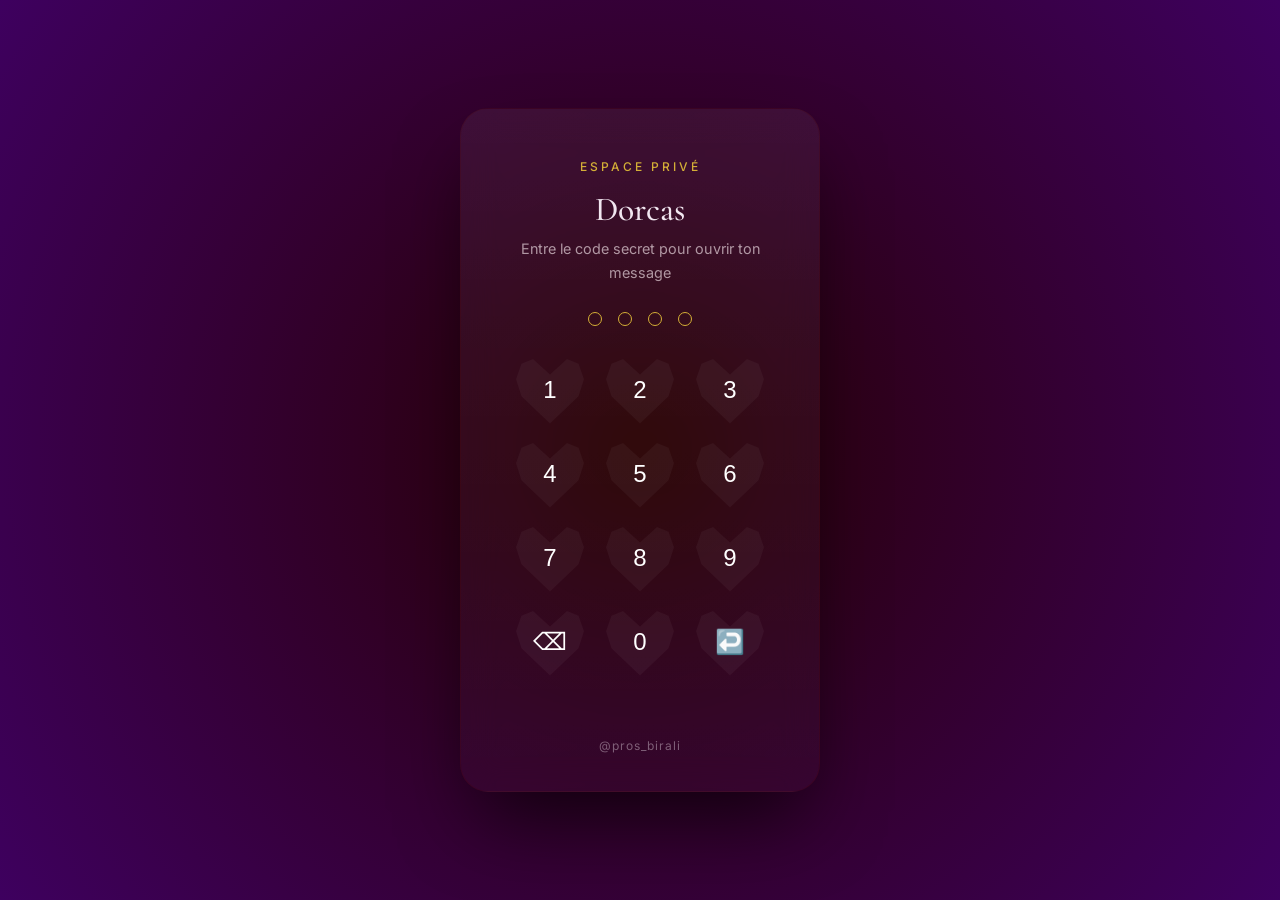
<file: index.html>
<!DOCTYPE html>
<html lang="fr">
<head>
  <meta charset="UTF-8">
  <meta name="viewport" content="width=device-width, initial-scale=1.0, viewport-fit=cover">
  <meta name="theme-color" content="#14030b">
  <meta name="description" content="Un message pour Dorcas.">
  <title>Une petite attention pour Dorcas</title>
 
  <link rel="preconnect" href="https://fonts.googleapis.com">
  <link rel="preconnect" href="https://fonts.gstatic.com" crossorigin>
  <link href="https://fonts.googleapis.com/css2?family=Caveat:wght@500;600&family=Great+Vibes&family=Cormorant+Garamond:ital,wght@0,500;0,600;1,500&family=Inter:wght@400;500;600&display=swap" rel="stylesheet">
  <link rel="preload" href="audio.mp3" as="audio" type="audio/mpeg">
  <link rel="stylesheet" href="style.css">

  <!-- 1. Verrouillage -->
  <section id="lock-screen" class="screen active" aria-label="Code secret">
    <div class="lock-card">
      <span class="eyebrow">Espace privé</span>
      <h1>Dorcas </h1>
      <p>Entre le code secret pour ouvrir ton message</p>

      <div class="pin-display" id="pin-display" aria-live="polite">
        <div class="dot"></div><div class="dot"></div><div class="dot"></div><div class="dot"></div>
      </div>

      <div class="keypad">
        <button class="key" data-key="1">1</button>
        <button class="key" data-key="2">2</button>
        <button class="key" data-key="3">3</button>
        <button class="key" data-key="4">4</button>
        <button class="key" data-key="5">5</button>
        <button class="key" data-key="6">6</button>
        <button class="key" data-key="7">7</button>
        <button class="key" data-key="8">8</button>
        <button class="key" data-key="9">9</button>
        <button class="key ghost" data-action="clear">⌫</button>
        <button class="key" data-key="0">0</button>
        <button class="key ghost" data-action="back" aria-label="Supprimer">↩️</button>
      </div>

      <div class="error-msg" id="error-msg" role="alert"></div>
      <!-- AJOUTEZ LA SIGNATURE ICI -->
      <div class="signature">@pros_birali</div>
    </div>


    <script src="script.js"></script>
  </section>
</file>
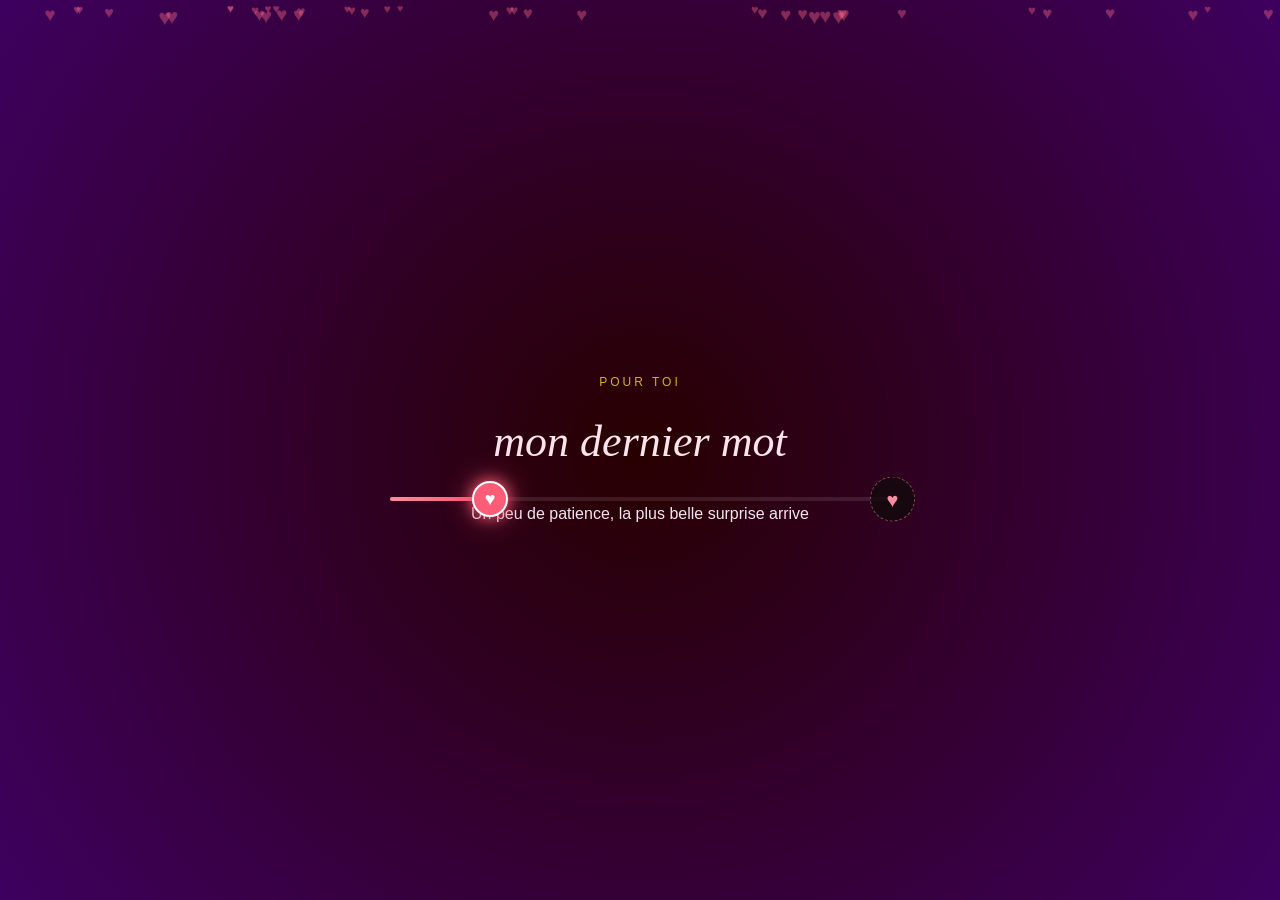
<file: coeur.html>
<!DOCTYPE html>
<html lang="fr">
<head>
    <meta charset="UTF-8">
    <meta name="viewport" content="width=device-width, initial-scale=1.0">
    <title>Pour toi</title>
    <!-- Lien vers le fichier CSS externe -->
    <link rel="stylesheet" href="style.css">
</head>
<body>

    <!-- Conteneur des cœurs flottants (générés en JS) -->
    <div id="hearts-background"></div>

    <div class="container">
        <div class="eyebrow">Pour toi</div>
        <div class="final-title">mon dernier mot</div>
  
        

        <!-- Barre de chargement -->
        <div class="progress-wrapper">
            <div class="progress-bar-bg">
                <div class="progress-bar-fill" id="progressFill"></div>
            </div>
            <div class="progress-heart" id="progressHeart"></div>

           <div class="target-heart-container" id="targetHeart"></div>
        </div>
              <!-- Modifiez cette ligne dans votre écran de chargement -->
<p class="subtitle-bottom" id="loading-text">Un peu de patience, la plus belle surprise arrive</p>
        <!-- Conteneur pour l'explosion finale (géré par JS) -->
    <div id="explosion-container"></div>

    <!-- Conteneur pour les cœurs qui flottent en continu (géré par CSS/JS au chargement) -->
    <div id="floating-hearts-container"></div>
    </div>

    <!-- Lien vers le fichier JavaScript externe -->
    <script src="script.js"></script>
</body>
</html
</file>
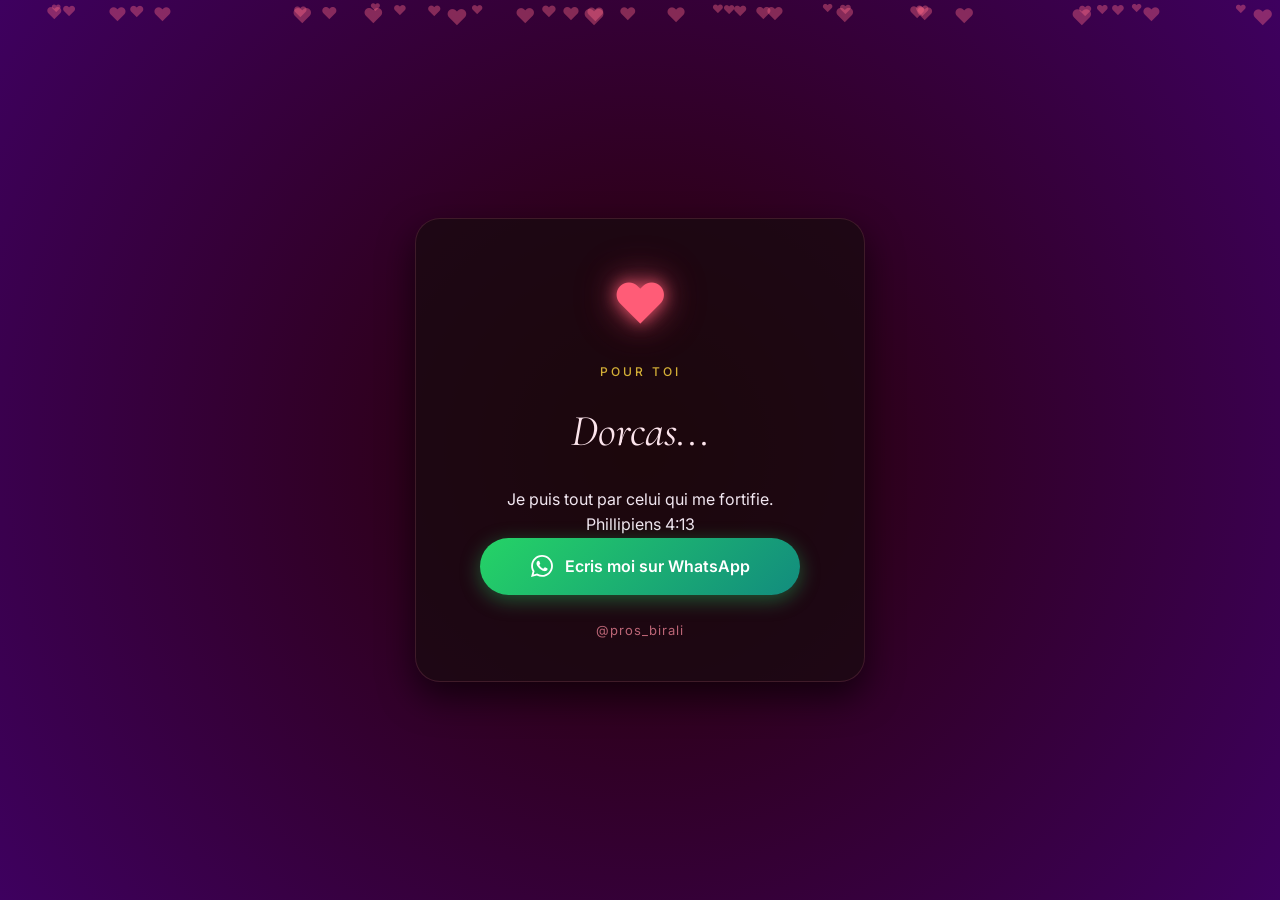
<file: final.html>
<!DOCTYPE html>
<html lang="fr">
<head>
    <meta charset="UTF-8">
    <meta name="viewport" content="width=device-width, initial-scale=1.0, viewport-fit=cover">
    <meta name="theme-color" content="#12090c">
    <title>Ton dernier cadeau</title>
    
    <link rel="preconnect" href="https://fonts.googleapis.com">
    <link rel="preconnect" href="https://fonts.gstatic.com" crossorigin>
    <link href="https://fonts.googleapis.com/css2?family=Cormorant+Garamond:ital,wght@0,500;0,600;1,500&family=Inter:wght@400;500;600&display=swap" rel="stylesheet">
    <link rel="stylesheet" href="style.css">
</head>
<body>

    <!-- Conteneur pour les cœurs flottants en arrière-plan -->
    <div id="floating-hearts-container"></div>

    <div class="final-screen">
        <div class="final-card">
            <div class="big-heart">♥</div>
            
            <span class="eyebrow">Pour toi</span>
            <h1 class="final-title">Dorcas...</h1>
            
            <p>
                Je puis tout par celui qui me fortifie. 
            </p>
            <p>
                Phillipiens 4:13
            </p>

            <!-- Bouton WhatsApp (remplacez le numéro 243000000000 par votre propre numéro) -->
            <a href="https://wa.me/24399139279?" target="_blank" class="whatsapp-btn">
                <svg viewBox="0 0 24 24">
                    <path d="M.057 24l1.687-6.163c-1.041-1.804-1.588-3.849-1.587-5.946.003-6.556 5.338-11.891 11.893-11.891 3.181.001 6.167 1.24 8.413 3.488 2.245 2.248 3.481 5.236 3.48 8.414-.003 6.557-5.338 11.892-11.893 11.892-1.99-.001-3.951-.5-5.688-1.448l-6.305 1.654zm6.597-3.807c1.676.995 3.276 1.591 5.392 1.592 5.448 0 9.886-4.434 9.889-9.885.002-5.462-4.415-9.89-9.881-9.892-5.452 0-9.887 4.434-9.889 9.884-.001 2.225.651 3.891 1.746 5.634l-.999 3.648 3.742-.981zm11.387-5.464c-.074-.124-.272-.198-.57-.347-.297-.149-1.758-.868-2.031-.967-.272-.099-.47-.149-.669.149-.198.297-.768.967-.941 1.165-.173.198-.347.223-.644.074-.297-.149-1.255-.462-2.39-1.475-.883-.788-1.48-1.761-1.653-2.059-.173-.297-.018-.458.13-.606.134-.133.297-.347.446-.521.151-.172.2-.296.3-.495.099-.198.05-.372-.025-.521-.075-.148-.669-1.611-.916-2.206-.242-.579-.487-.501-.669-.51l-.57-.01c-.198 0-.52.074-.792.372s-1.04 1.016-1.04 2.479 1.065 2.876 1.213 3.074c.149.198 2.095 3.2 5.076 4.487.709.306 1.263.489 1.694.626.712.226 1.36.194 1.872.118.571-.085 1.758-.719 2.006-1.413.248-.695.248-1.29.173-1.414z"/>
                </svg>
                Ecris moi sur WhatsApp
            </a>

            <div class="creator-signature">@pros_birali</div>
        </div>
    </div>

    <!-- Lien vers le fichier JavaScript -->
    <script src="script.js"></script>
</body>
</html>
</file>
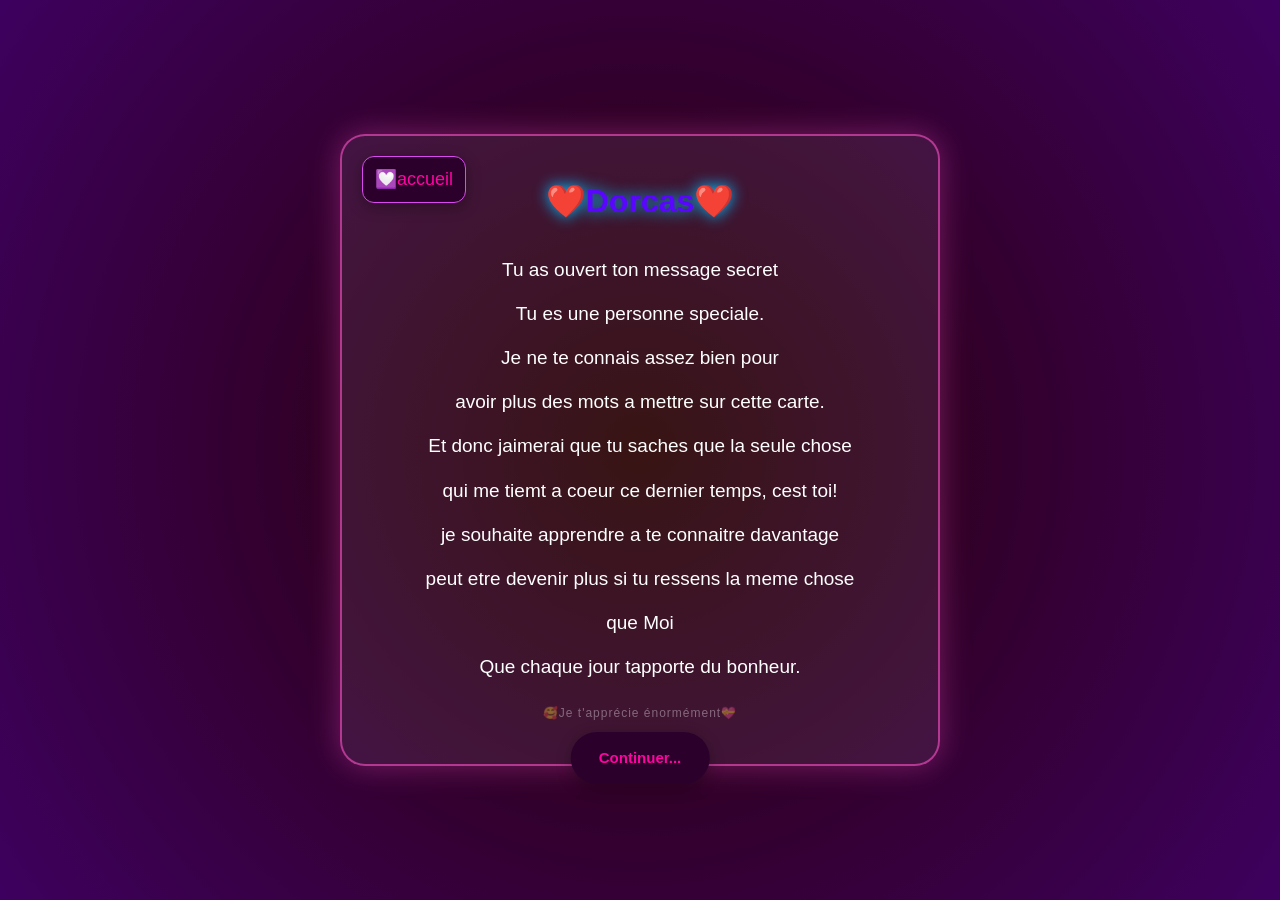
<file: message.html>
<!DOCTYPE html>
<html lang="fr">
<head>
    <meta charset="UTF-8">
    <meta name="viewport"
content="width=device-width, initial-scale=1.0">
    <title>message pour Dorcas</title>
    <link rel="stylesheet" href="index.html">
    <link rel="stylesheet" href="style.css">
</head>

<body>
<div class="cadre-message">
    <a href="index.html" class="btn-accueil">
        💟accueil
    </a>
    <h1> ❤️Dorcas❤️</h1>
    
    <div>
    <p> Tu as ouvert ton message secret </p>
    <p>Tu es une personne speciale.</p>
    <p>Je ne te connais assez bien pour </p>
    <p>avoir plus des mots a mettre sur cette carte.</p>
    </div>

    <div>
    <p>Et donc jaimerai que tu saches que la seule chose</p>
    <p>qui me tiemt a coeur ce dernier temps, cest toi!</p>
    <p>je souhaite apprendre a te connaitre davantage</p>
    <p>peut etre devenir plus si tu ressens la meme chose</p>
    <p>que Moi</p>
    <p>Que chaque jour tapporte du bonheur.</p>
    </div>
     
    <div>
    
        <div class="signature">🥰Je t'apprécie énormément💝</div>
    </div>

    <div>
    <a href="photo.html" class="btn-photos">
    Continuer...
    </a>
    </div>

</div>


</body>
</html>
</file>
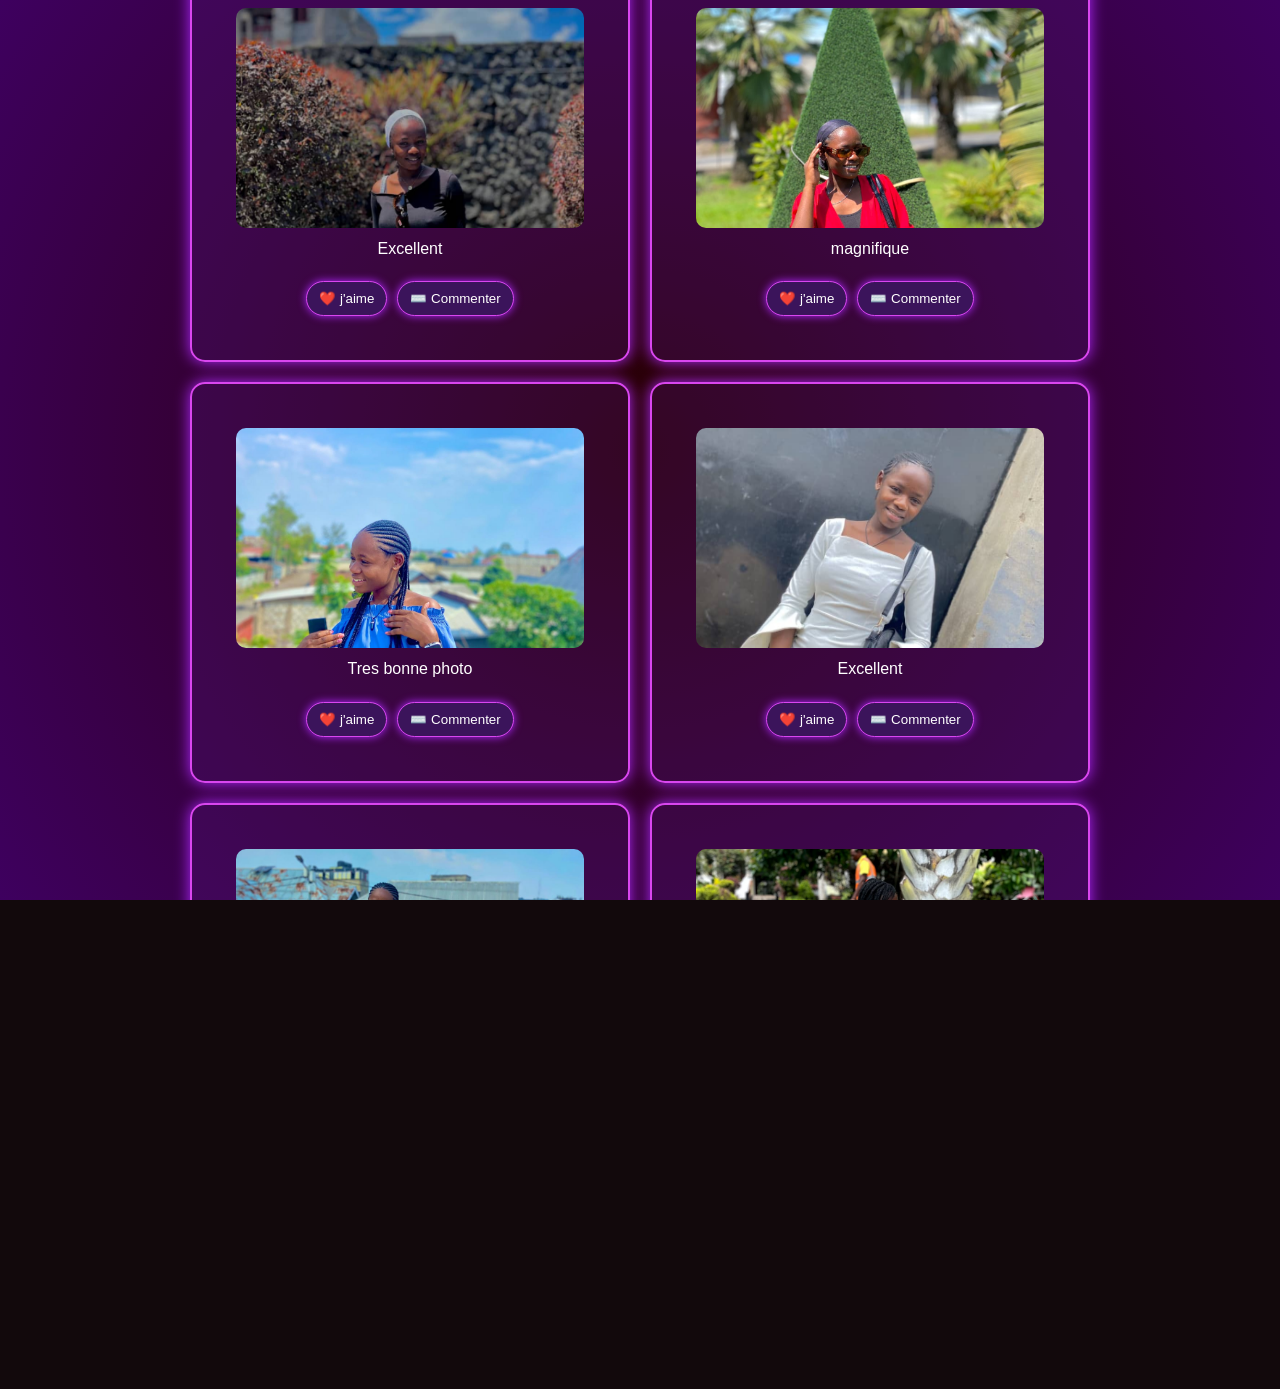
<file: photo.html>
<!DOCTYPE html>
<html lang="fr">
<head>
    <meta charset="UTF-8">
    <meta name="viewport"
content="width=device-width, initial-scale=1.0">
    <title>Photos de Dorcas</title>
    <link rel="stylesheet" href="style.css">
</head>

<div class="galerie">
    <figure class="cadre-photo">
        <img src="do1.jpg" alt="Photo de ❤️Dorcas❤️">
        <figcaption>Un jolie souvenir</figcaption>
    <div class="actions-photo">
        <button type="button" class="btn-like">
            ❤️ j'aime<span class="nombre-likes"></span>
        </button>

        <button type="button" class="btn-commenter">
            ⌨️ Commenter
        </button>
    
    </div>

    <div class="zone-commentaires" hidden>
        <form class="form-commentaire"> 
            <textarea
                placeholder="Ecris ton commentaire..."
                required
                maxlength="300"></textarea>
        
        <button type="submit">Publier</button>
        </form>

        <div class="liste-commentaires"></div>

    </div>
    </figure>





    <figure class="cadre-photo">
        <img src="do2.jpg" alt="Photo de ❤️Dorcas❤️">
        <figcaption>Tres bonne photo</figcaption>

        <div class="actions-photo">
        <button type="button" class="btn-like">
            ❤️ j'aime<span class="nombre-likes"></span>
        </button>

        <button type="button" class="btn-commenter">
            ⌨️ Commenter
        </button>
    
    </div>

    <div class="zone-commentaires" hidden>
        <form class="form-commentaire"> 
            <textarea
                placeholder="Ecris ton commentaire..."
                required
                maxlength="300"></textarea>
        
        <button type="submit">Publier</button>
        </form>

        <div class="liste-commentaires"></div>

    </div>
    </figure>

    <figure class="cadre-photo">
        <img src="do3.jpg" alt="Photo de ❤️Dorcas❤️">
        <figcaption>Excellent</figcaption>
        <div class="actions-photo">
        <button type="button" class="btn-like">
            ❤️ j'aime<span class="nombre-likes"></span>
        </button>

        <button type="button" class="btn-commenter">
            ⌨️ Commenter
        </button>
    
    </div>

    <div class="zone-commentaires" hidden>
        <form class="form-commentaire"> 
            <textarea
                placeholder="Ecris ton commentaire..."
                required
                maxlength="300"></textarea>
        
        <button type="submit">Publier</button>
        </form>

        <div class="liste-commentaires"></div>

    </div>
    </figure>

    <figure class="cadre-photo">
        <img src="do4.jpg" alt="Photo de ❤️Dorcas❤️">
        <figcaption>magnifique</figcaption>
        <div class="actions-photo">
        <button type="button" class="btn-like">
            ❤️ j'aime<span class="nombre-likes"></span>
        </button>

        <button type="button" class="btn-commenter">
            ⌨️ Commenter
        </button>
    
    </div>

    <div class="zone-commentaires" hidden>
        <form class="form-commentaire"> 
            <textarea
                placeholder="Ecris ton commentaire..."
                required
                maxlength="300"></textarea>
        
        <button type="submit">Publier</button>
        </form>

        <div class="liste-commentaires"></div>

    </div>
    </figure>

    <figure class="cadre-photo">
        <img src="do6.jpg" alt="Photo de ❤️Dorcas❤️">
        <figcaption>Tres bonne photo</figcaption>
        <div class="actions-photo">
        <button type="button" class="btn-like">
            ❤️ j'aime<span class="nombre-likes"></span>
        </button>

        <button type="button" class="btn-commenter">
            ⌨️ Commenter
        </button>
    
    </div>

    <div class="zone-commentaires" hidden>
        <form class="form-commentaire"> 
            <textarea
                placeholder="Ecris ton commentaire..."
                required
                maxlength="300"></textarea>
        
        <button type="submit">Publier</button>
        </form>

        <div class="liste-commentaires"></div>

    </div>
    </figure>

    <figure class="cadre-photo">
        <img src="do5.jpg" alt="Photo de ❤️Dorcas❤️">
        <figcaption>Excellent</figcaption>
        <div class="actions-photo">
        <button type="button" class="btn-like">
            ❤️ j'aime<span class="nombre-likes"></span>
        </button>

        <button type="button" class="btn-commenter">
            ⌨️ Commenter
        </button>
    
    </div>

    <div class="zone-commentaires" hidden>
        <form class="form-commentaire"> 
            <textarea
                placeholder="Ecris ton commentaire..."
                required
                maxlength="300"></textarea>
        
        <button type="submit">Publier</button>
        </form>

        <div class="liste-commentaires"></div>

    </div>
    </figure>

    <figure class="cadre-photo">
        <img src="do7.jpg" alt="Photo de ❤️Dorcas❤️">
        <figcaption>Excellent</figcaption>
        <div class="actions-photo">
        <button type="button" class="btn-like">
            ❤️ j'aime<span class="nombre-likes"></span>
        </button>

        <button type="button" class="btn-commenter">
            ⌨️ Commenter
        </button>
    
    </div>

    <div class="zone-commentaires" hidden>
        <form class="form-commentaire"> 
            <textarea
                placeholder="Ecris ton commentaire..."
                required
                maxlength="300"></textarea>
        
        <button type="submit">Publier</button>
        </form>

        <div class="liste-commentaires"></div>

    </div>
    </figure>

    <figure class="cadre-photo">
        <img src="do8.jpg" alt="Photo de ❤️Dorcas❤️">
        <figcaption>magnifique</figcaption>
        <div class="actions-photo">
        <button type="button" class="btn-like">
            ❤️ j'aime<span class="nombre-likes"></span>
        </button>

        <button type="button" class="btn-commenter">
            ⌨️ Commenter
        </button>
    
    </div>

    <div class="zone-commentaires" hidden>
        <form class="form-commentaire"> 
            <textarea
                placeholder="Ecris ton commentaire..."
                required
                maxlength="300"></textarea>
        
        <button type="submit">Publier</button>
        </form>

        <div class="liste-commentaires"></div>

    </div>
    </figure>
<div class="navigation-photos">
    <button class="btn-navigation precedent"
    onclick="history.back()">
    ⬅️Back
</button>

    <a href="coeur.html" class="btn-navigation suivant">
    Next ➔
</a>
</div>


    </body>


   

    </html>
</file>
<file: style.css>
:root {
      --bg: #210015;
      --bg-soft: #2f0124;
      --rose: #f4a7b9;
      --rose-strong: #e2557a;
      --gold: #e8c48a;
      --text: #5905ff;
      --muted: rgba(251, 238, 242, 0.62);
      --line: rgba(81, 2, 2, 0.22);
      --paper: #fffaf5;
      --ink: #2b1a20;
      --serif: 'Cormorant Garamond', Georgia, serif;
      --sans: 'Inter', system-ui, -apple-system, sans-serif;
      --hand: 'Caveat', cursive;
      --ease: cubic-bezier(0.16, 1, 0.3, 1);
    }

    *, *::before, *::after { box-sizing: border-box; margin: 0; padding: 0; }

    html { -webkit-text-size-adjust: 100%; }

/*pour le corps de mon projet*/

    body {
      min-height: 100vh;
      min-height: 100dvh;
      background:
        radial-gradient(1200px 600px at 50% -10%, rgba(226, 85, 122, 0.22), transparent 60%),
        radial-gradient(800px 500px at 100% 100%, rgba(232, 196, 138, 0.08), transparent 60%),
        var(--bg);
      background-attachment: fixed;
      color: var(--text);
      font-family: var(--sans);
      line-height: 1.6;
      -webkit-font-smoothing: antialiased;
      overflow-x: hidden;
    }

    /*pour l ecran avec le cadre*/

    .screen {
      display: none;
      min-height: 100vh;
      min-height: 100dvh;
      padding: max(24px, env(safe-area-inset-top)) 20px max(110px, calc(env(safe-area-inset-bottom) + 100px));
    }
    .screen.active { display: flex; animation: fadeUp 0.9s var(--ease) both; }

    @keyframes fadeUp {
      from { opacity: 0; transform: translateY(18px); }
      to { opacity: 1; transform: none; }
    }

    .eyebrow {
      font-size: 0.72rem;
      letter-spacing: 0.28em;
      text-transform: uppercase;
      color: var(--gold);
      font-weight: 500;
    }

    .card {
        width: 100%;
        max-width: 460px;
        padding: 38px 20px;
        text-align: center;
        border: 1px solid rgba(255, 255, 255, 0.08);
        border-radius: 28px;
        background: rgba(70, 35, 100, 0.20);
        box-shadow: 0 0 60px rgba(190, 70, 255, 0.12);
        backdrop-filter: blur(12pc);
    }
/* ---------- 1. Verrouillage ---------- */
    #lock-screen { align-items: center; justify-content: center; padding-bottom: 24px; }

    .lock-card {
      width: 100%;
      max-width: 360px;
      text-align: center;
      padding: 44px 28px 36px;
      border-radius: 28px;
      background: linear-gradient(180deg, rgba(255,255,255,0.06), rgba(255,255,255,0.02));
      border: 1px solid var(--line);
      box-shadow: 0 40px 80px -20px rgba(0,0,0,0.7);
      backdrop-filter: blur(18px);
      -webkit-backdrop-filter: blur(18px);
    }

    .lock-card h1 {
      font-family: var(--serif);
      font-weight: 500;
      font-size: 2.1rem;
      line-height: 1.15;
      margin: 12px 0 8px;
    }

    .lock-card p { color: var(--muted); font-size: 0.9rem; margin-bottom: 28px; }

    .pin-display { display: flex; justify-content: center; gap: 16px; margin-bottom: 30px; }

    /* Style par défaut du point vide */
.dot {
    width: 14px;
    height: 14px;
    border: 1px solid #d4af37;
    border-radius: 50%;
    background: transparent;
    transition: all 0.2s ease;
}

/* Style du point lorsqu'un chiffre est entré (rempli) */
.dot.active {
    background-color: #ff4d6d;
    border-color: #ff4d6d;
    box-shadow: 0 0 8px #ff4d6d;
}

    @keyframes shake {
      20%, 60% { transform: translateX(-8px); }
      40%, 80% { transform: translateX(8px); }
    }

    .keypad {
      display: grid;
      grid-template-columns: repeat(3, 68px);
      justify-content: center;
      gap: 16px 22px;
    }

    .key {
      width: 68px; 
      height: 68px;
      border: none;
      background: rgba(255,255,255,0.04);
      color: #ffffff;
      font-size: 1.5rem;
      font-weight: 500;
      cursor: pointer;
      user-select: none;
      -webkit-user-select: none;
      transition: transform 0.15s;
    

    clip-path: polygon(
      50% 100%,
      8% 60%,
      0% 35%,
      8% 12%,
      25% 5%,
      50% 28%,
      75% 5%,
      92% 12%,
      100% 35%,
      92% 60%
    ) !important;

    }

    .key:active {
        transform: scale(0.92);
        
    }


    .error-msg { color: var(--rose); font-size: 0.85rem; min-height: 22px; margin-top: 18px; }

    /* Les 4 cercles de progression du mot de passe */
.circles-container {
    display: flex;
    gap: 15px;
    margin-bottom: 35px;
}

.pin-circle {
    width: 14px;
    height: 14px;
    border: 1px solid #d4af37;
    border-radius: 50%;
    background: transparent;
    transition: all 0.2s ease;
}

/* Style du cercle lorsqu'un chiffre est entré */
.pin-circle.filled {
    background-color: #ff4d6d;
    border-color: #ff4d6d;
    box-shadow: 0 0 8px #ff4d6d;
}

/* Effet au clic sur une touche */
.heart-key:active {
    background-color: #ff4d6d;
    transform: rotate(-45deg) scale(0.95);
}

/* Texte à l'intérieur des touches (remis droit grâce au rotate inverse) */
.heart-key span {
    position: relative;
    z-index: 2;
    transform: rotate(45deg);
    font-size: 18px;
    color: #f1e6f0;
    font-weight: bold;
}

/* Ajustement de la taille du texte pour les boutons "Effacer" */
.heart-key.clear-btn span {
    font-size: 11px;
}

.heart-key.delete-btn span {
    font-size: 14px;
}





/* deuxieme page celle dun petit msg*/

* {
    margin: 0;
    padding: 0;
    box-sizing: border-box;
}

body {
    min-height: 100vh;
    display: flex;
    justify-content: center;
    align-items: center;
    background: radial-gradient(circle, #280000, #3e005f);
    font-family: arial, sans-serif;
    padding: 20px;
}

.cadre-message {
    width: 100%;
    max-width: 600px;
    padding: 40px 30px;
    text-align: center;
    background: rgba(255,255,255,0.08);
    border: 2px solid rgb(255, 80, 200, 0.6);
    border-radius: 25px;
    box-shadow: 0 0 30px rgb(255, 80, 200, 0.35);
    color:#ffffff;
    position: relative;
    padding-bottom: 40px;
}

.cadre-message h1 {
    color: #5905ff;
    font-size: #00d9ff;
    margin-bottom: 25px;
    text-shadow: 0 0 15px #00bfff;
}

.cadre-message p {
    font-size: 19px;
    line-height: 1.8;
    margin-bottom: 10px;
}

/* la signature avec effet ios 26*/

.signature {
  margin-top: 20px;
  font-size: 12px;
  color: rgba(241, 230, 240, 0.4); /* Couleur subtile et transparente */
  letter-spacing: 1px;
  font-family: var(--sans, sans-serif);
  text-align: center;
}

/* le bouton decouvrir les photos d'elle*/
 .btn-photos {
    transition: 
        transform 0.4s ease,
        box-shadow 0.4s ease;
    position: relative;
}

.btn-photos:hover {
    transform: translateY(-8px) scale(1.03);
    box-shadow: 0 0 25px #fd02a5;
    z-index: 5;
}
.btn-photos {
    display: inline-block;
    background: #2b012c;
    color: rgb(255, 3, 162);
    padding: 14px 28px;
    border-radius: 50px;
    text-decoration: none;
    font-weight: bold;
    font-size: 15px;
    position: absolute;
    bottom: -20px;
    left: 50%;
    transform: translateX(-50%);
    white-space: nowrap;
    box-shadow: 0 4px 15px rgba(0,0,0,0.3);

}

/* le bouton pour revenir a l'accueil */

 .btn-accueil {
    transition: 
        transform 0.4s ease,
        box-shadow 0.4s ease;
    position: relative;
}

.btn-accueil:hover {
    transform: translateY(-8px) scale(1.03);
    box-shadow: 0 0 25px #b026ff;
    z-index: 5;
}
.btn-accueil {
    display: inline-block;
    position: absolute;
    top: 20px;
    left: 20px;

    width: auto;
    height: auto;
    padding: 8px 12px;
    
   
    color: rgb(255, 3, 162);
    text-decoration: none;
    font-size: 18px;
    
    background: #2b012c;
    border-radius: 12px;
    border: 1px solid #d949ef;
    box-shadow: 0 4px 15px rgba(0,0,0,0.3);
    
}


/* pour que les photos conviennent dans le cadre*/

.galerie {
    display: grid;
    grid-template-columns: repeat(2, minmax(0, 1fr));
    gap: 20px;
    width: 90%;
    max-width: 900px;
    margin: 30px auto;
    box-sizing: border-box;
}

figure.cadre-photo {
    
    width: 100%;
    min-width: 0;
    height: 350px;
    margin: 0;
    padding: 10px;
    box-sizing: border-box;
    padding: 10%;
    overflow: hidden;

    border: 2px solid #d946ef;
    border-radius: 15px;
    background: rgba(80, 20, 120, 0.3);
    box-shadow: 0 0 15px #b026ff;
}

figure.cadre-photo img {
    
    display: block;
    width: 100%;
    height: 280px;
    min-height: 0;
    flex: 0 0 280px;
    object-fit: cover;
    object-position: center;
    border-radius: 10px;
    
}

figure.cadre-photo figcaption {
    color: white;
    text-align: center;
    padding: 8px 0;
    overflow-wrap: anywhere;

}



/* affichage sur petit ecran */
@media (max-width: 500px) {
    .galerie{
        grid-template-columns: 1fr;
    }
}

/* pour les cadres et les photos montent et grossissent au passage de la sourie*/

figure.cadre-photo {
    transition: 
        transform 0.4s ease,
        box-shadow 0.4s ease;
    position: relative;
}

figure.cadre-photo:hover {
    transform: translateY(-8px) scale(1.03);
    box-shadow: 0 0 25px #b026ff;
    z-index: 5;
}



/* pour le bouton like et commenter*/

figure.cadre-photo {
    height: auto;
    display: flex;
    flex-direction: column;
    align-items: stretch;
}

figure.cadre-photo img {
    width: 100%;
    height: 220px;
    flex:none;
    object-fit: cover;

}

.actions-photo { 
    display: flex;
    justify-content: center;
    flex-wrap: wrap;
    gap: 10px;
    margin-top: 12px;
}

.actions-photo button,
.form-commentaire button {
    padding: 9px 12px;
    border: 1px solid #d946ef;
    border-radius: 20px;
    background: #3b145b;
    color: white;
    cursor: pointer;
    box-shadow: 0 0 8px #b026ff;
}

.actions-photo .btn-like.aime{
    background: #d63384;
    border-color: #ff8fbd;
}

.zone-commentaires{
    margin-top: 12px;
}

.form-commentaire textarea {
    display: block;
    width: 100%;
    min-height: 65px;
    padding: 10px;
    box-sizing: border-box;
    border-radius: 10px;
    border: 1px solid #d956ef;
    background: #1d0b30;
    color: white;
    resize: vertical;
}

.form-commentaire button {
    margin-top: 8px;
}

.liste-commentaires p {
    padding: 8px;
    overflow-wrap: anywhere;
    color: white;
    background: rgba(255, 255, 255, 0.08);
    border-radius: 8px;
}


/* les effets speciales sur les boutons aime et commenter*/

.actions-photo button {
    transition: 
        transform 0.3s ease,
        box-shadow 0.3s ease,
    background 0.3s ease;
    cursor: pointer;
}

.actions-photo button:hover {
    transform: translateY(-6px) scale(1.08);
    box-shadow: 
        0 0 12px #d946ef,
        0 0 25px #b026ff;
    background: #6b21a8;
}

.actions-photo button:active {
    transform: translateY(-2px) scale(0.96);
}

.actions-photo .btn-like.aime:hover {
    background: #d63384;
    box-shadow: 
    0 0 12px #ff69b4,
    0 0 25px #ff1493;
}

.actions-photo .btn-like.aime:hover {
    animation: battre 0.5s ease-in-out infinite alternate;
}

@keyframes battre {
    from {
        transform: translateY(-3px) scale(1.05);
    }
    to {
        transform: translateY(-7px) scale(1.15);
    }
}


/* configuration du bouton qui conduit a la dernier page*/

.navigation-photos {
    display: flex;
    justify-content: center;
    align-items: center;
    gap: 30px;
    margin: 40px auto;
    flex-wrap: wrap;
}

.btn-navigation {
    padding: 15px 30px;
    border: none;
    border-radius: 50px;
    color: rgb(61, 5, 138);
    font-size: 16px;
    font-weight: bold;
    cursor: pointer;

    background: linear-gradient(
        135deg
        #c850ff,
        #180148
    );
    box-shadow: 0 0 15px #c850ff;
    transition: transform 0.3s ease,
                box-shadow 0.3s ease;
    animation: flotter 2s ease-in-out infinite;
}

@keyframes flotter {
    0%, 100% {
        transform: translateY(0);
    }
    50%{
        transform: translateY(-8px);
    }
}

.btn-navigation:hover {
    transform: translateY(-5px) scale(1.08);
    box-shadow: 0 0 30 #56015d;
}

.precedent {
    animation-delay: 0s;
}

.suivant {
    animation-delay: 0.5s;
}

/* le font violet et les effets des coeurs*/

body, html {
    margin: 0;
    padding: 0;
    width: 100%;
    height: 100%;
    display: flex;
    justify-content: center;
    align-items: center;
    font-family: Arial, sans-serif;
    background-color: #12090c;
    color: #f1e6f0;
    overflow: hidden;
}

.container {
    text-align: center;
    display: flex;
    flex-direction: column;
    align-items: center;
    max-width: 600px;
    padding: 20px;
    position: relative;
    z-index: 10;
}

.titre-gold {
    color: #d4af37;
    text-transform: uppercase;
    letter-spacing: 3px;
    font-size: 12px;
    margin-bottom: 15px;
}

.titre-script {
    font-size: 42px;
    font-weight: normal;
    font-style: italic;
    margin: 0 0 15px 0;
    color: #fce4ec;
}

.texte-patiente {
    font-size: 14px;
    color: #b0a8ab;
    margin-bottom: 50px;
}

/* Barre de progression */
.progress-wrapper {
    position: relative;
    width: 80vw;
    max-width: 500px;
    display: flex;
    align-items: center;
}

.progress-bar-bg {
    position: relative;
    width: 100%;
    height: 4px;
    background: rgba(255, 255, 255, 0.1);
    border-radius: 2px;
}

.progress-bar-fill {
    position: absolute;
    top: 0;
    left: 0;
    height: 100%;
    background: linear-gradient(90deg, #ff8da1, #ff4d6d);
    border-radius: 2px;
    width: 10%;
}

/* Cœur mobile sur la barre */
.progress-heart {
    position: absolute;
    left: 10%;
    top: 50%;
    transform: translate(-50%, -50%);
    width: 36px;
    height: 36px;
    background: #ff5c77;
    display: flex;
    justify-content: center;
    align-items: center;
    border-radius: 50%;
    box-shadow: 0 0 15px #ff5c77, 0 0 30px rgba(255, 92, 119, 0.6);
    border: 2px solid #ffffff;
    z-index: 5;
}

.progress-heart::after {
    content: "♥";
    color: white;
    font-size: 18px;
}

/* Icône Cœur finale à droite (remplace le cadeau) */
.target-heart-container {
    position: absolute;
    right: -25px;
    top: 50%;
    transform: translateY(-50%);
    width: 45px;
    height: 45px;
    border: 1px dashed rgba(255, 141, 161, 0.5);
    border-radius: 50%;
    display: flex;
    justify-content: center;
    align-items: center;
    background: rgba(18, 9, 12, 0.8);
}

.target-heart-container::after {
    content: "♥";
    color: #ff8da1;
    font-size: 20px;
}

/* Effet lumineux lorsque le cœur arrive à destination */
.target-heart-container.shimmer {
    border-color: #ff5c77;
    box-shadow: 0 0 20px #ff5c77, 0 0 40px rgba(255, 92, 119, 0.8);
    transform: translateY(-50%) scale(1.1);
    transition: all 0.3s ease;
}

/* Conteneur des mini-cœurs pour l'explosion */
#explosion-container {
    position: fixed;
    top: 0;
    left: 0;
    width: 100%;
    height: 100%;
    pointer-events: none;
    z-index: 99;
}

.mini-heart {
    position: absolute;
    width: 15px;
    height: 15px;
    background-color: #ff5c77;
    transform: rotate(-45deg);
    animation: explode 0.8s ease-out forwards;
}

.mini-heart::before,
.mini-heart::after {
    content: "";
    position: absolute;
    width: 100%;
    height: 100%;
    background-color: inherit;
    border-radius: 50%;
}

.mini-heart::before {
    top: -50%;
    left: 0;
}

.mini-heart::after {
    top: 0;
    left: 50%;
}

@keyframes explode {
    0% {
        transform: translate(0, 0) rotate(-45deg) scale(0.5);
        opacity: 1;
    }
    100% {
        transform: translate(var(--dx), var(--dy)) rotate(-45deg) scale(1.2);
        opacity: 0;
    }
}

/* pour la dernier page*/

:root {
  --bg: #12090c;
  --text: #f1e6f0;
  --sans: 'Inter', sans-serif;
  --serif: 'Cormorant Garamond', serif;
}

body, html {
  margin: 0;
  padding: 0;
  width: 100%;
  min-height: 100vh;
  min-height: 100dvh;
  background-color: var(--bg);
  color: var(--text);
  font-family: var(--sans);
  overflow-x: hidden;
  overflow-y: auto;
}

.final-screen {
  display: flex;
  min-height: 100vh;
  min-height: 100dvh;
  width: 100%;
  justify-content: center;
  align-items: center;
  padding: 20px;
  box-sizing: border-box;
  position: relative;
  z-index: 5;
}

.final-card {
  text-align: center;
  max-width: 450px;
  width: 100%;
  padding: 40px 25px;
  background: rgba(25, 10, 16, 0.75);
  border-radius: 25px;
  box-shadow: 0 15px 35px rgba(0, 0, 0, 0.6);
  border: 1px solid rgba(255, 141, 161, 0.15);
  display: flex;
  flex-direction: column;
  align-items: center;
}

.big-heart {
  font-size: 55px;
  color: #ff5c77;
  /* Effet de lueur (glow) initial */
  text-shadow: 
    0 0 15px rgba(255, 92, 119, 0.8), 
    0 0 30px rgba(255, 92, 119, 0.5), 
    0 0 50px rgba(255, 92, 119, 0.3);
  margin-bottom: 15px;
  /* Application de l'animation combinée (battement + clignotement de lumière) */
  animation: heartbeatAndGlow 1.5s infinite ease-in-out;
}

/* Animation personnalisée pour battre et briller en même temps */
@keyframes heartbeatAndGlow {
  0% {
    transform: scale(1);
    text-shadow: 
      0 0 10px rgba(255, 92, 119, 0.6), 
      0 0 20px rgba(255, 92, 119, 0.3);
  }
  50% {
    /* Le cœur grossit et la lumière s'intensifie (brille fort) */
    transform: scale(1.15);
    text-shadow: 
      0 0 25px rgba(255, 120, 145, 1), 
      0 0 50px rgba(255, 92, 119, 0.8), 
      0 0 80px rgba(255, 92, 119, 0.5);
  }
  100% {
    transform: scale(1);
    text-shadow: 
      0 0 10px rgba(255, 92, 119, 0.6), 
      0 0 20px rgba(255, 92, 119, 0.3);
  }
}

@keyframes pulseHeart {
  0%, 100% { transform: scale(1); }
  50% { transform: scale(1.1); }
}

.eyebrow {
  font-size: 12px;
  letter-spacing: 3px;
  color: #d4af37;
  text-transform: uppercase;
  margin-bottom: 15px;
  font-family: var(--sans);
}

.final-title {
  font-family: var(--serif);
  font-size: 44px;
  font-style: italic;
  font-weight: normal;
  color: #fce4ec;
  margin: 0 0 20px 0;
}

.final-description {
  font-size: 15px;
  color: #d1c7cb;
  line-height: 1.5;
  margin-bottom: 35px;
  font-family: var(--sans);
}

.whatsapp-btn {
  display: inline-flex;
  align-items: center;
  justify-content: center;
  gap: 12px;
  width: 100%;
  max-width: 320px;
  padding: 16px 24px;
  background: linear-gradient(135deg, #25d366, #128c7e);
  color: #ffffff;
  text-decoration: none;
  font-weight: 600;
  font-size: 16px;
  border-radius: 30px;
  box-shadow: 0 5px 20px rgba(37, 211, 102, 0.4);
  transition: all 0.3s ease;
  margin-bottom: 25px;
}

.whatsapp-btn:hover {
  transform: translateY(-2px);
  box-shadow: 0 8px 25px rgba(37, 211, 102, 0.6);
}

.whatsapp-btn svg {
  width: 22px;
  height: 22px;
  fill: #ffffff;
}

.creator-signature {
  font-size: 13px;
  color: rgba(255, 141, 161, 0.7);
  letter-spacing: 1px;
  font-family: var(--sans);
}

/* Cœurs flottants en arrière-plan */
#floating-hearts-container {
  position: fixed;
  top: 0;
  left: 0;
  width: 100%;
  height: 100%;
  z-index: 1;
  pointer-events: none;
}

.floating-heart {
  position: absolute;
  color: rgba(255, 105, 135, 0.4);
  font-size: 16px;
  user-select: none;
  animation: floatUp linear infinite;
}

@keyframes floatUp {
  0% { transform: translateY(110vh) rotate(0deg); opacity: 0; }
  10% { opacity: 0.5; }
  90% { opacity: 0.5; }
  100% { transform: translateY(-10vh) rotate(360deg); opacity: 0; }
}
</file>
